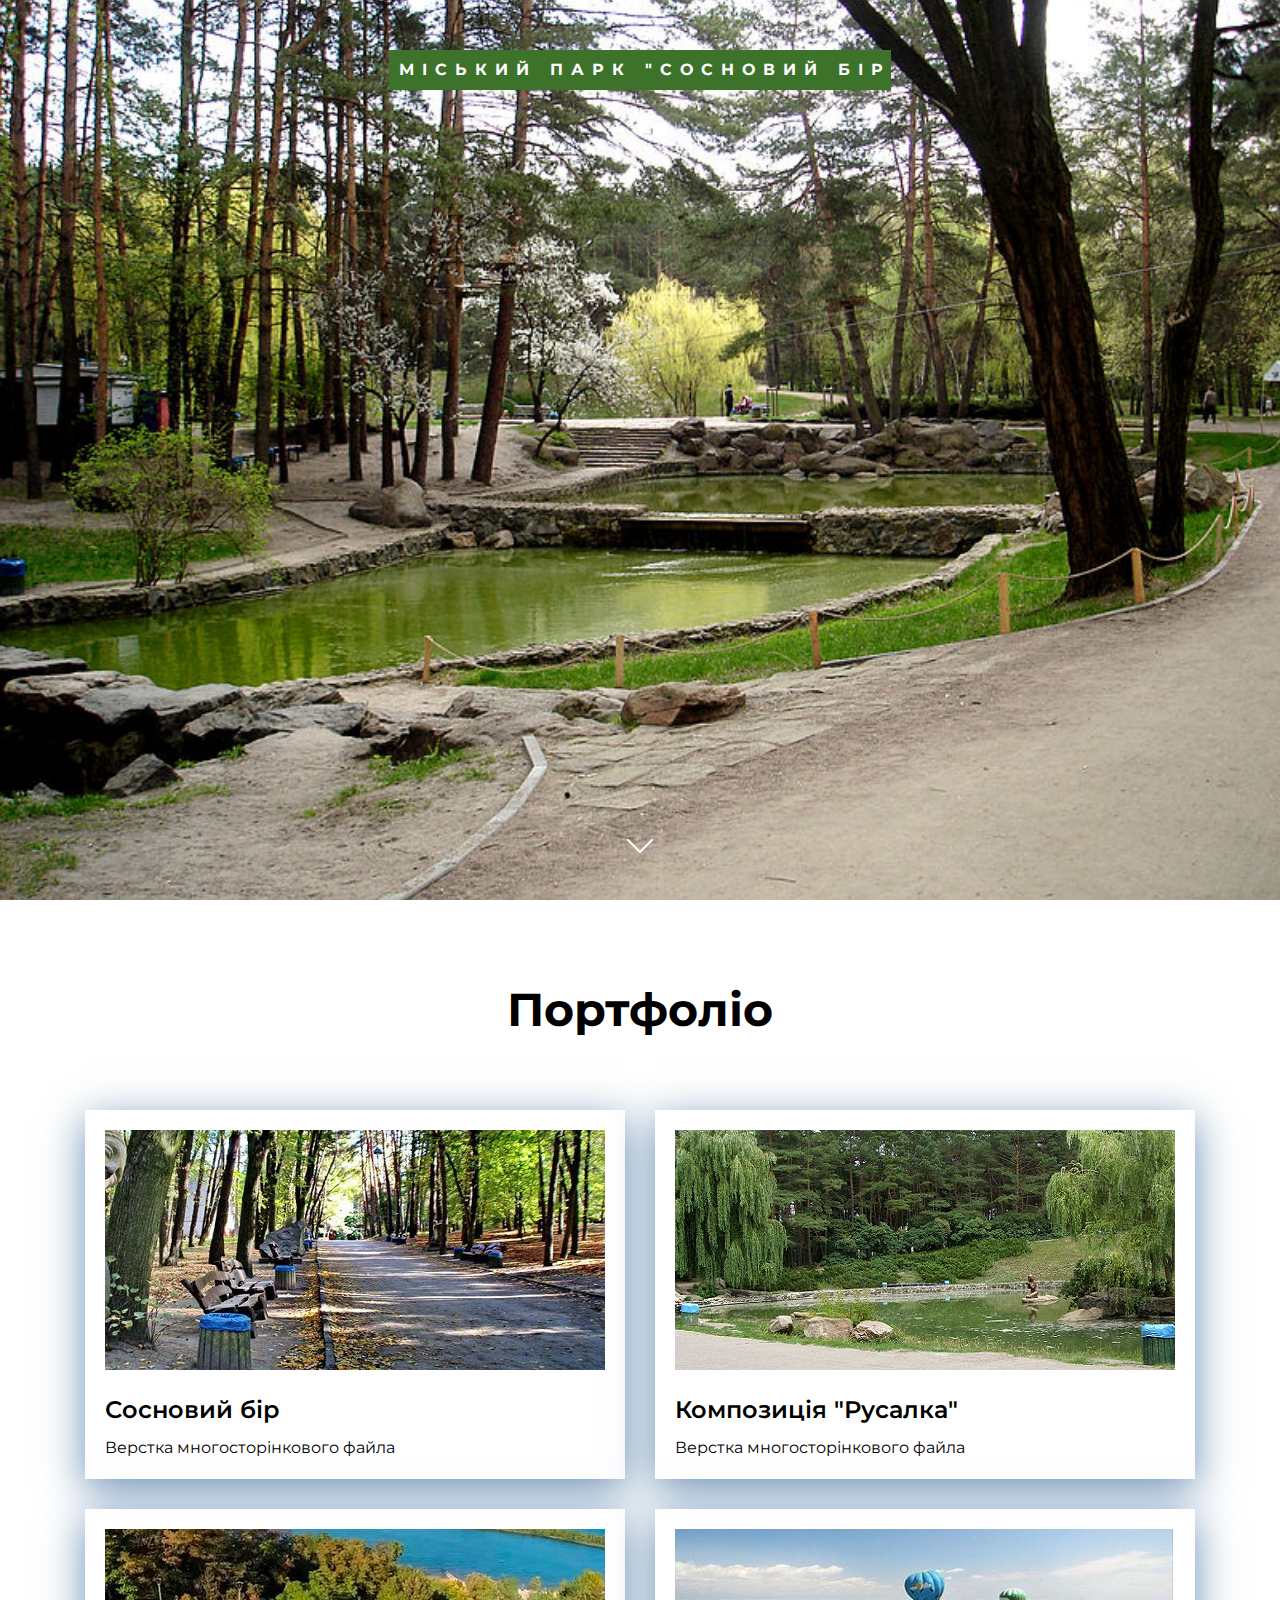
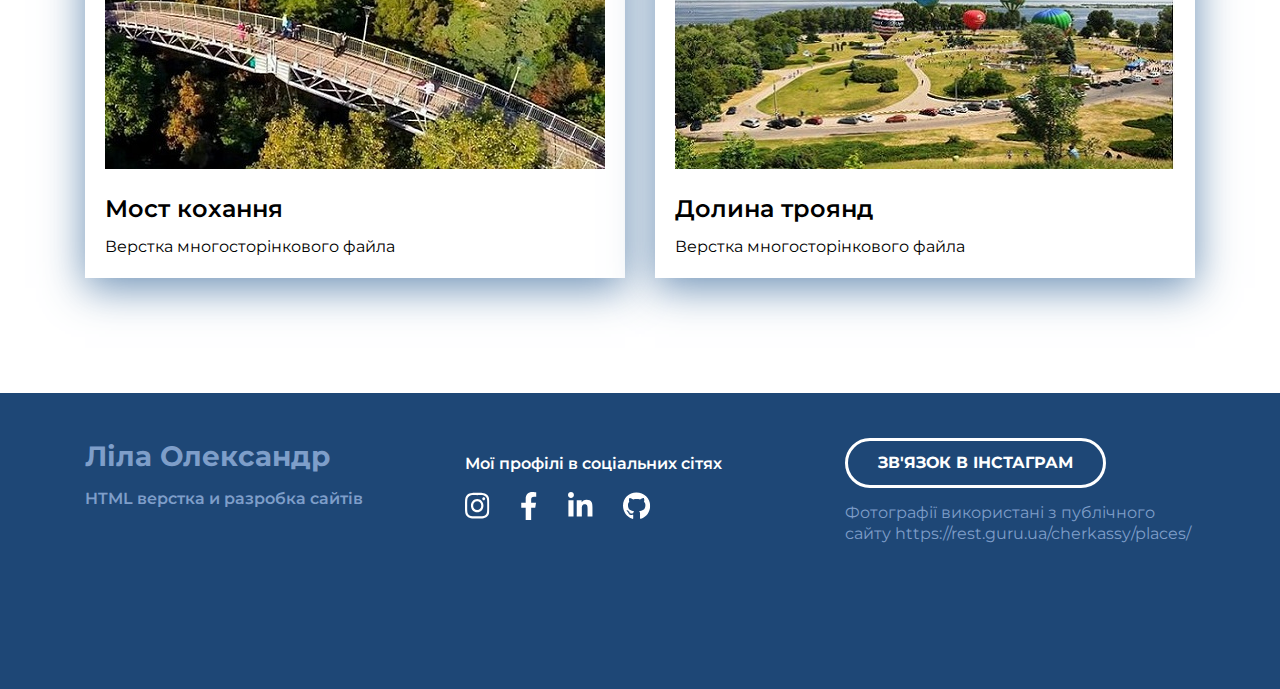
<file: ОсновиWEB_lab_2/index.html>
<!DOCTYPE html>
<html lang="ru">
    <head>
        <meta charset="UTF-8">
        <meta name="viewport" content="width=device-width, initial-scale=1.0">
        <title>Міський парк "Сосновий бір"</title>
        <link rel="stylesheet" href="./main4.css">
        <link rel="preconnect" href="https://fonts.googleapis.com">
        <link rel="preconnect" href="https://fonts.gstatic.com" crossorigin>
        <link href="https://fonts.googleapis.com/css2?family=Montserrat:wght@400;600;700&display=swap" rel="stylesheet">
    </head>
    <body>
    <header>
        <div class="header">
               <h2 class="header-title"></h2>
                <p class="header-subtitle">Міський парк "Сосновий бір</p>
            <a href="#container"  class="header-arrow">
                <img src="./img/header/chevron-down.svg.svg" alt="Arrow">
            </a>
        </div> 
    </header> 
    <main>    
        <div class="portfolio">
            <div class="container"  id="container">
                    
                   <h2 class="portfolio-header">Портфоліо</h2>
                   <!--portfolio-cards-wrapper-->
                <div class="portfolio-cards-wrapper">
                        <!--Card-->
                        <div class="card"> 
                            <a href="./page1/index.html" class="card-link">
                                <img class="card-img" src="./img/portfolio/forrest_street.jpg" ali="Многостраничный сайт">
                                <h3 class="card-title">Сосновий бір</h3>
                                <p>Верстка многосторінкового файла</p>
                            </a>    
                        </div>  
                    <!--//Card-->
                    <!--Card-->
                        <div class="card"> 
                            <a href="./page2/mermaid.html" class="card-link">
                                <img class="card-img" src="./img/portfolio/mermaid.jpg" ali="Многостраничный сайт">
                                <h3 class="card-title"> Композиція "Русалка"</h3>
                                <p>Верстка многосторінкового файла</p>
                            </a>    
                        </div>  
                    <!--//Card-->
                    <!--Card-->
                        <div class="card"> 
                            <a href="./page3/bridge.html" class="card-link">
                                <img class="card-img" src="./img/portfolio/bridge.jpg" ali="Многостраничный сайт">
                                <h3 class="card-title">Мост кохання</h3>
                                <p>Верстка многосторінкового файла</p>
                            </a>    
                        </div>  
                     <!--//Card-->
                     <!--Card-->
                        <div class="card"> 
                            <a href="./page4/air-ball.html" class="card-link">
                                <img class="card-img" src="./img/portfolio/air-ball.JPG" ali="Многостраничный сайт">
                                <h3 class="card-title">Долина троянд</h3>
                                <p>Верстка многосторінкового файла</p>
                            </a>    
                        </div>  
                    <!--//Card-->
                </div> 
                <!--//portfolio-cards-wrapper-->
            </div>
        </div>
    </main>   
        <!--Footer-->
    <footer class="footer">
            <div class="container">
                <div class="footer-row">
                    <div class="footer-copyright">
                       <div class="footer-copyright-name"> Ліла Олександр</div>
                       <p>HTML верстка и разробка сайтів</p>
                    </div>
                    <div class="footer-icons">
                        <p>Мої профілі в соціальних сітях</p>
                        <div class="footer-icons-row">
                            <a href="#">
                                <img src="./img/icons/instagram.svg" alt="">
                            </a>
                            <a href="#">
                                <img src="./img/icons/facebook.svg" alt="">
                            </a>
                           
                            <a href="#">
                                <img src="./img/icons/linkedin.svg" alt="">
                            </a>
                            <a href="#">
                                <img src="./img/icons/github.svg" alt="">
                            </a>
                        </div>    
                    </div>
                    <div class="footer-contacts">
                        <a href="#" class="footer-button">
                            Зв'язок в інстаграм
                        </a>
                        <p>Фотографії використані з публічного сайту https://rest.guru.ua/cherkassy/places/</p>
                    </div>
                </div>
            </div>
            
    </footer>   

          
    </body>
</html>
</file>
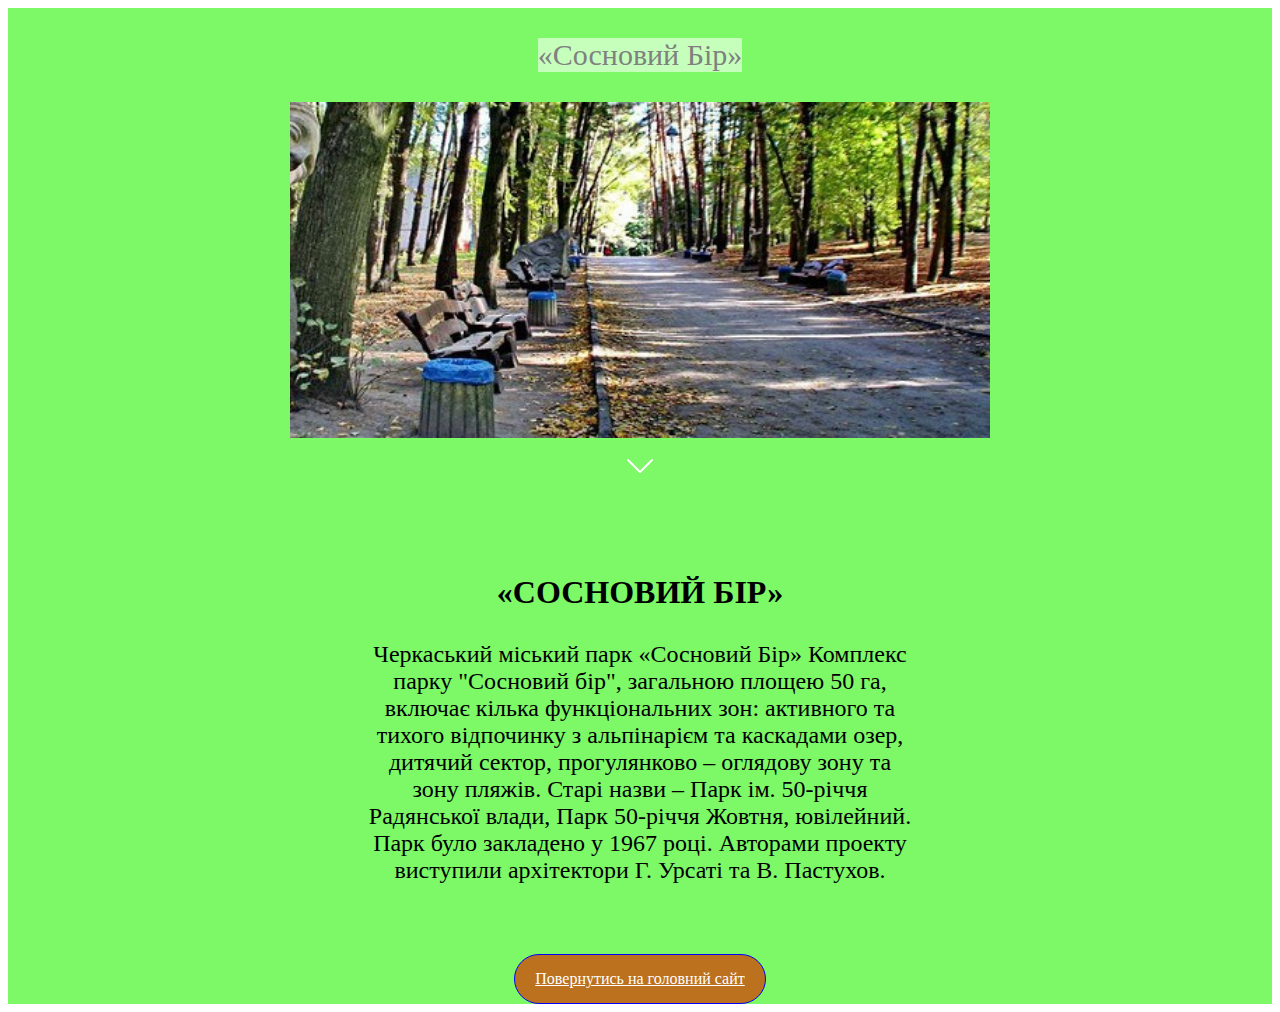
<file: ОсновиWEB_lab_2/page1/index.html>
<!DOCTYPE html>
<html>
<head>
  <meta charset="utf-8">
  <title>«Сосновий Бір»</title>
  <link rel="stylesheet" href="style1.css">
</head>
<body> 
  <div class="container">
	
	    <p class="Title">«Сосновий Бір»</p>
	<div class="card"> 
	    <img src="forrest_street.jpg" alt="Fotografia"  class="foto">
	</div>
	<div>	
		<a href="#container"  class="header-arrow">
			<img src="../img/header/chevron-down.svg.svg" alt="Arrow">
		</a>
	</div>  	
  		<p class="Autobiography" >«Сосновий Бір»</p>
		<p class="Description" >
		Черкаський міський парк «Сосновий Бір»
Комплекс парку "Сосновий бір", загальною площею 50 га, включає кілька функціональних зон: активного та тихого відпочинку з альпінарієм та каскадами озер, дитячий сектор, прогулянково – оглядову зону та зону пляжів.
Старі назви – Парк ім. 50-річчя Радянської влади, Парк 50-річчя Жовтня, ювілейний.

Парк було закладено у 1967 році. Авторами проекту виступили архітектори Г. Урсаті та В. Пастухов.
		</p>
		<a href="../index.html" class="bytton" id="container"><p>Повернутись на головний сайт</p></a>
	</div>
		
</body>
</html>
</file>
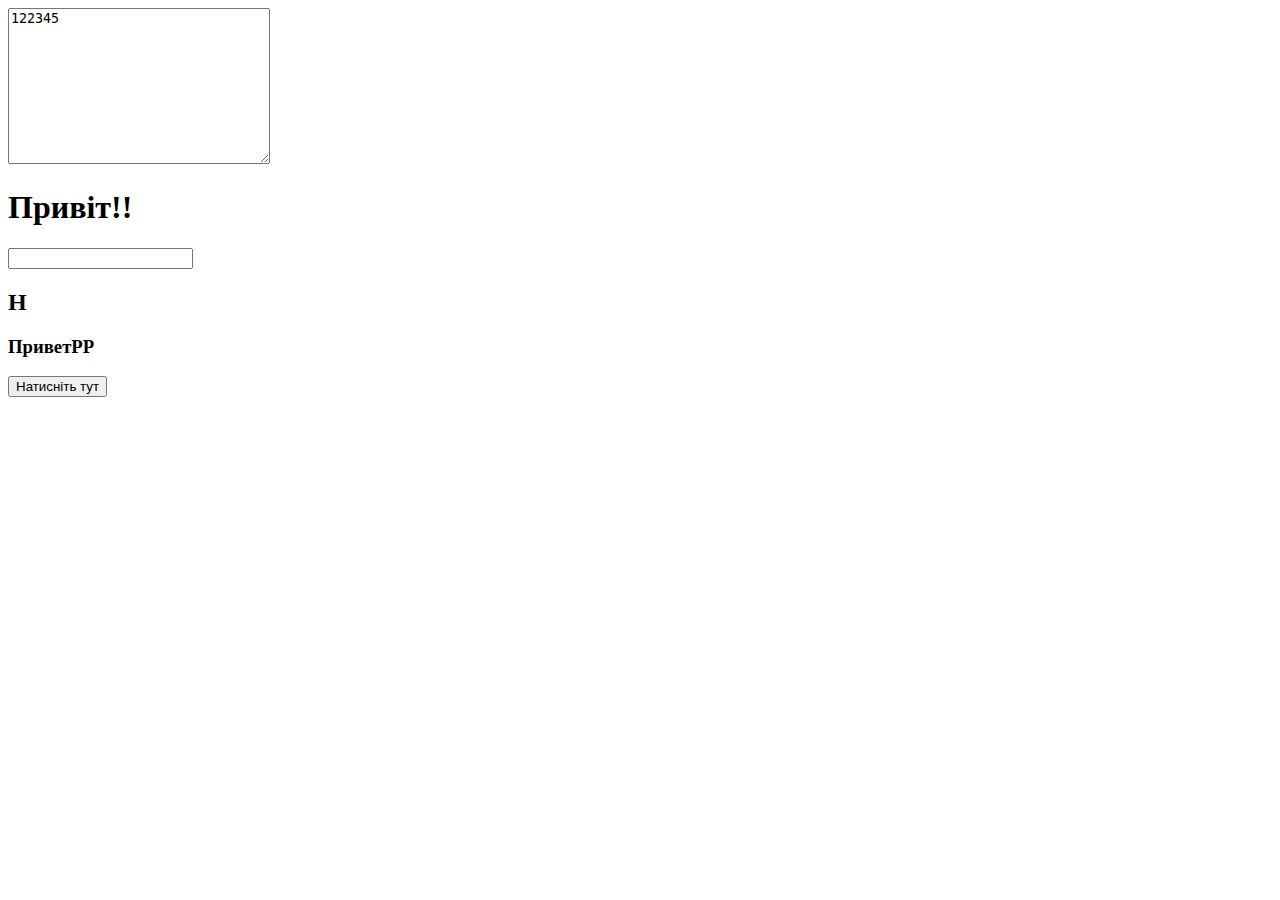
<file: 02_04.html>
<!DOCTYPE html>
<html lang="en">
    <head>
        <title>Обрахунок</title>
        <script>
            function hello() {
				let text_area = document.querySelector('textarea');
			    let h1 = document.querySelector('h1');
                let h2 = document.querySelector('h2');
				let h3 = document.querySelector('h3');
				var input = document.querySelector('input');
			    upper=0;
				var text = text_area.value , upper = text.match(/[A-Z]/g).length, lower = text.match(/[a-z]/g).length;
            
				h2.innerHTML=lower;
				h3.innerHTML=upper;
				h1.innerHTML=h2.innerHTML;
				text_area=h3.innerHTML;
				
				
				
             }
        </script>
    </head>
    <body>
		<textarea name="" id="" cols="30" rows="10">122345
		</textarea>
        <h1>Привіт!!</h1>
		<input type="text">
		<h2>H</h2>
		<h3>ПриветРР</h3>
        <button onclick="hello()">Натисніть тут</button>
    </body>
</html>


<!--	for(var i=0, upper=0, lower=0, digits=0, symbols=0, char, all_letters = input.length; i < 12; i++) {
				char = input.value.charAt(i);

					if (char == char.toUpperCase()) {
					upper++;
					}
					else if (char == char.toLowerCase()) {
					lower++;
					}
					else if (!isNaN(char)) {
					digits++;
					}
					else {
					symbols++;
					}
	}	
-->
</file>
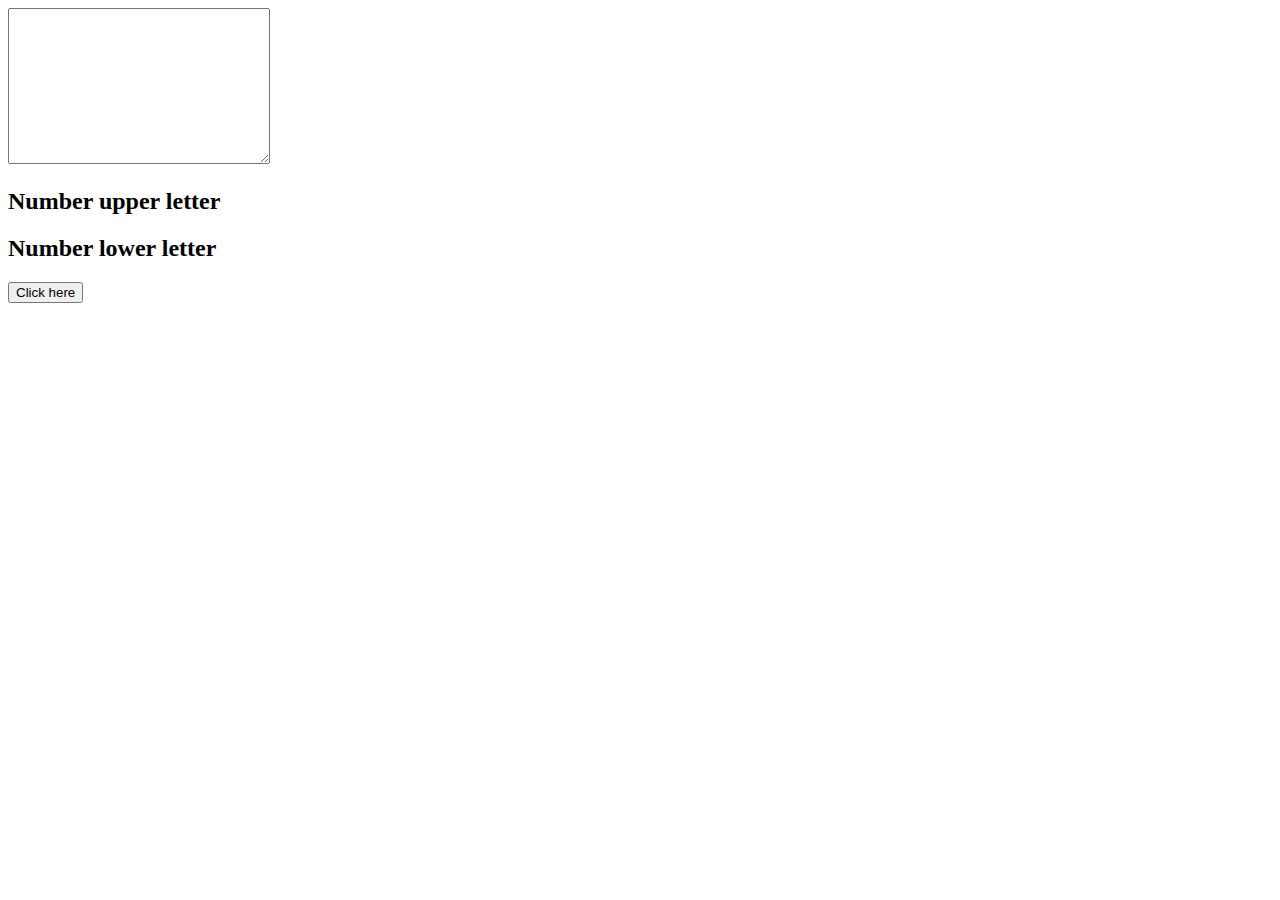
<file: WEB_lab3.html>
<!DOCTYPE html>
<html lang="en">
    <head>
        <title>Calculation</title>
        <script>
            function transformText() {
				let text_area = document.querySelector('textarea');
			    let Upper = document.querySelector('#Upper');
				let Lower = document.querySelector('#lower');
				var text = text_area.value , upper = text.match(/[A-Z]/g).length, lower = text.match(/[a-z]/g).length; 
            	Upper.innerHTML=upper;
				Lower.innerHTML=lower;
			}
        </script>
    </head>
    <form>
		<textarea name="" id="" cols="30" rows="10">
		</textarea>
		<h2>Number upper letter</h2>
        <h2 id="Upper"></h2>
		<h2>Number lower letter</h2>
		<h2 id="lower"></h2>
        <button submit="transformText()">Click here</button>
    </form>
</html>
</file>
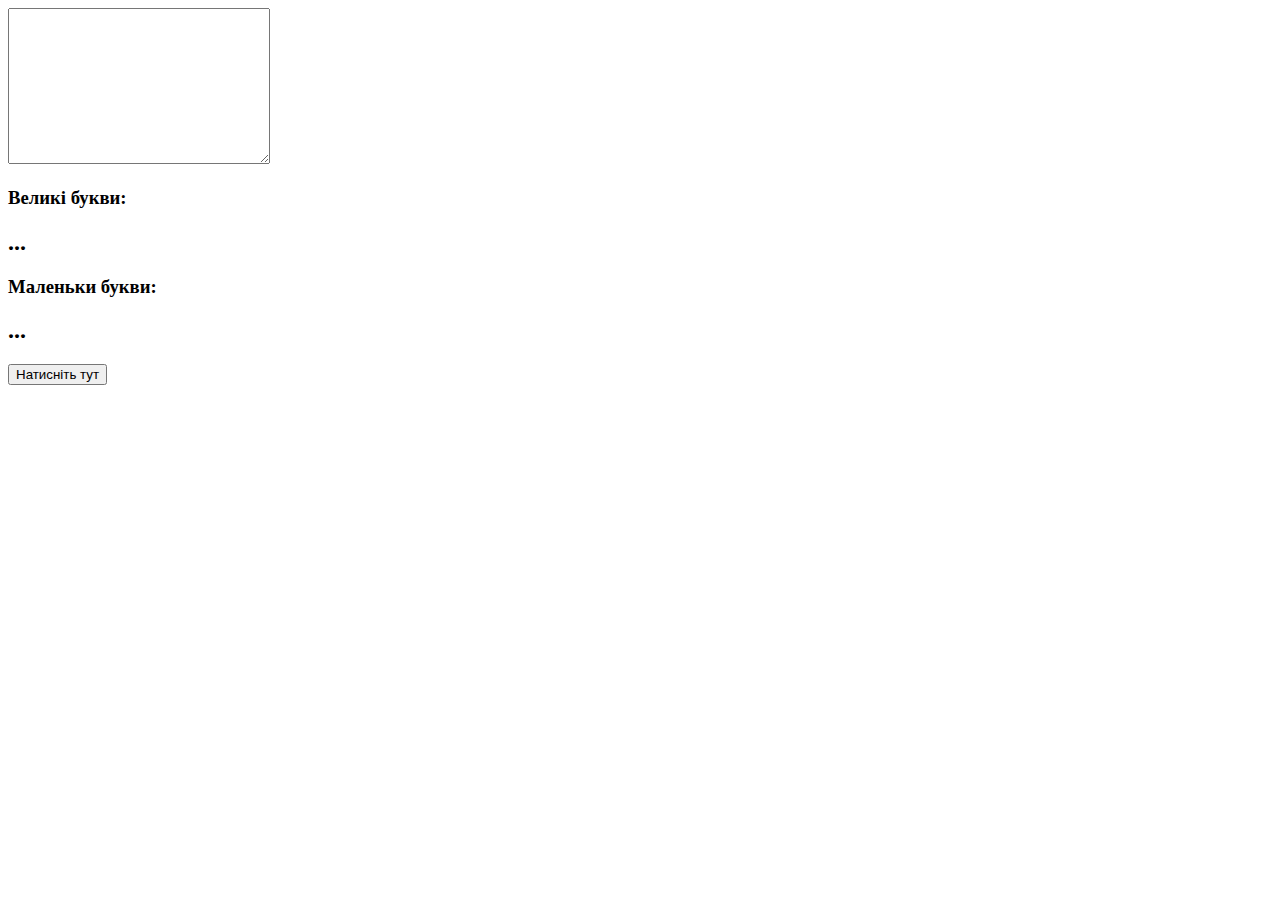
<file: weblab3.html>
<!DOCTYPE html>
<html lang="en">
    <head>
		<meta charset="UTF-8">
        <title>Обрахунок</title>
        <script>
            function countLetters() {
			   var text_area = document.querySelector('textarea');
			   var str = text_area.value
			   var all_letters = str.length;

				for(var i=0, upper=0, lower=0, digits=0, symbols=0, char; i < all_letters; i++) {
				char = str.charAt(i);

					if (!isNaN(char * 1)){
					digits++;
					}
					else if("<>@!#$%^&*()_+[]{}?:;|'\"\\,./~`-=".indexOf(char) != -1) {
					symbols++;
					}	
					else if (char == char.toUpperCase()) {
					upper++;
					}
					else if (char == char.toLowerCase()){
					lower++;
					}
				}
				let h1 = document.querySelector('#h1');
                let h2 = document.querySelector('#h11');
				
				h1.innerHTML=upper;
				h2.innerHTML=lower;
		
            }
        </script>
    </head>
    <body>
		<textarea name="" id="" cols="30" rows="10">
		</textarea>
		<h3>Великі букви:</h3>
        <h2 id="h1">...</h2>
		<h3>Mаленьки букви:</h>
		<h2 id="h11">...</h2>
		<button onclick="countLetters()">Натисніть тут</button>
    </body>
</html>
</file>
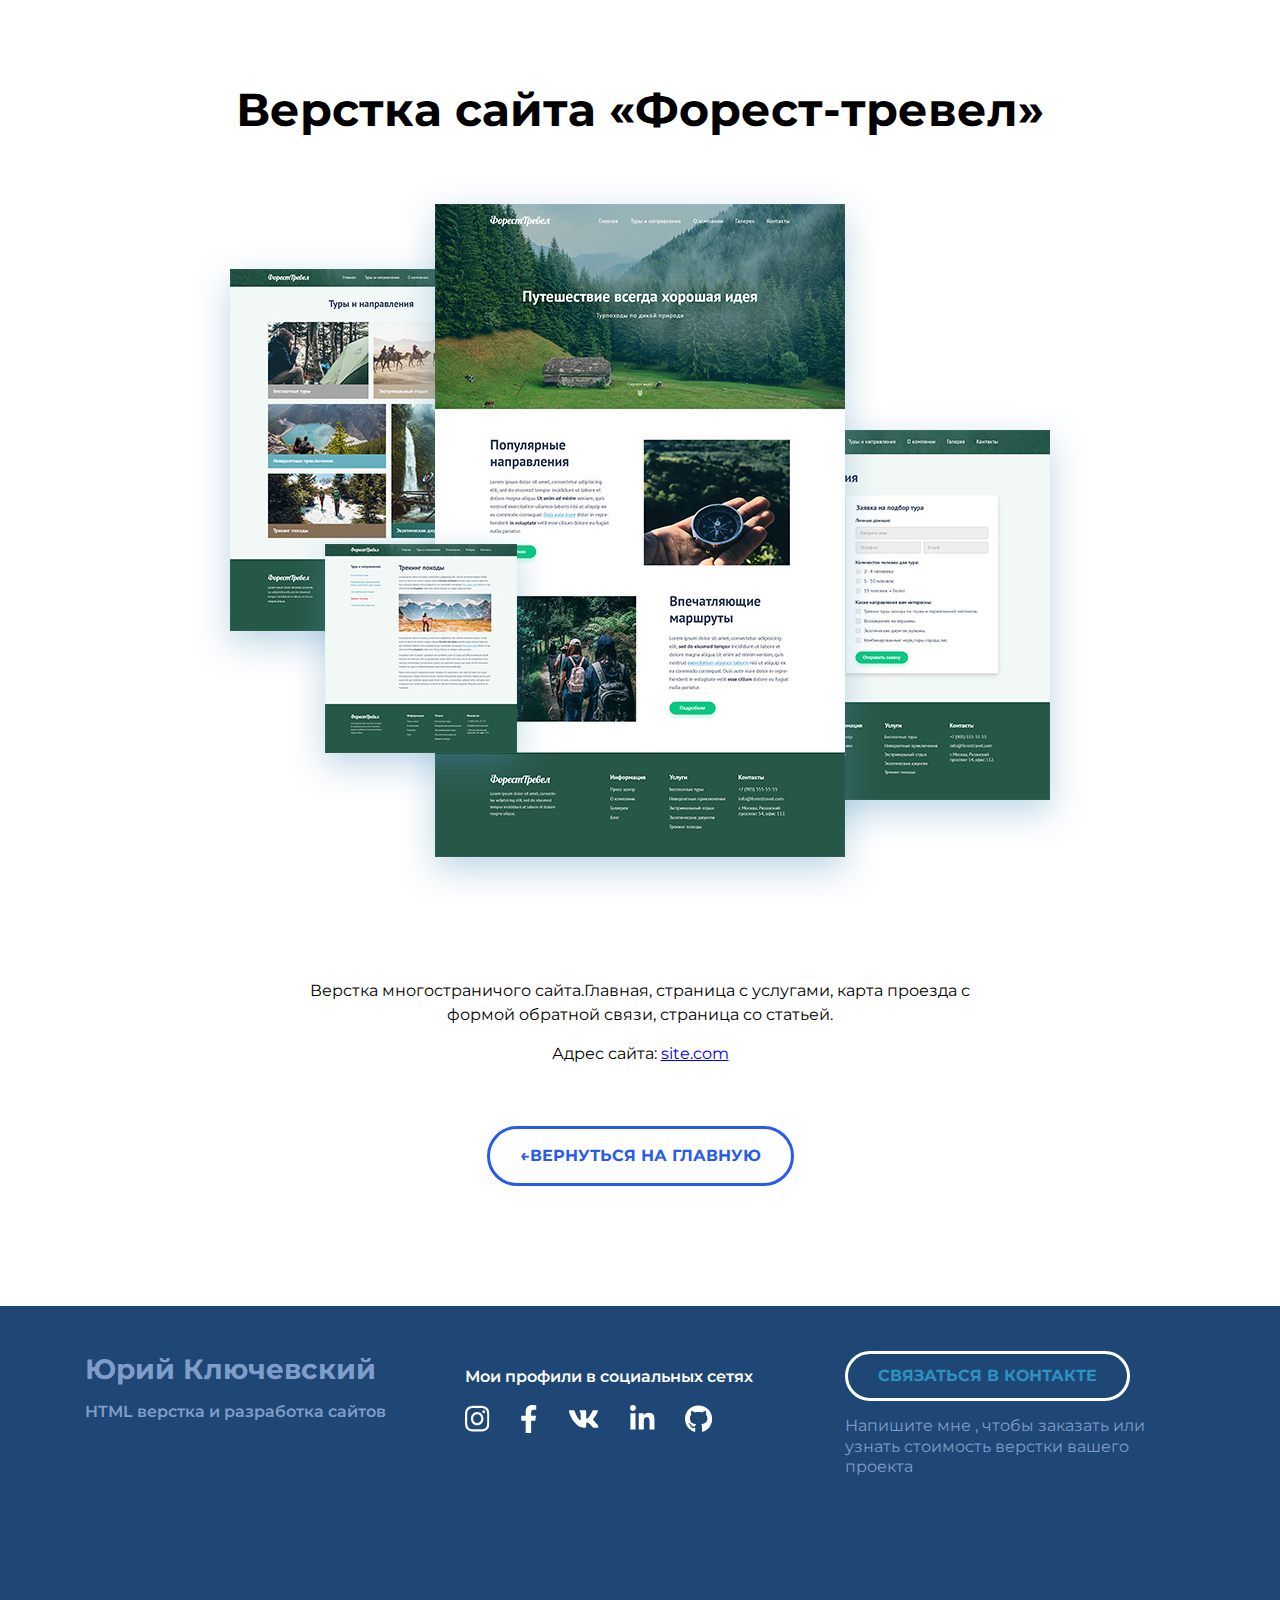
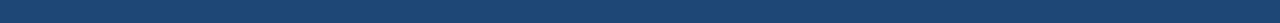
<file: ОсновиWEB_lab_1/forest-travel.html>
<!DOCTYPE html>
<html lang="ru">
<head>
    <meta charset="UTF-8">
    <meta http-equiv="X-UA-Compatible" content="IE=edge">
    <meta name="viewport" content="width=device-width, initial-scale=1.0">
    <title>Форест тревел</title>
    <link rel="stylesheet" href="./main4.css">
    <link href="https://fonts.googleapis.com/css2?family=Montserrat:wght@400;600;700&display=swap" rel="stylesheet">
   </head>
<body>
    <main>
        <article class="project">
        <div class="container">
            <h1 class="project-header">Верстка сайта «Форест-тревел»</h1>
            <div class="project-img">
                <img src="./img/project/forest-full.jpg" alt="Верстка сайта «Форест-тревел»">
            
            </div>
            <div class="project-desscription">
                <p>Верстка многостраничого сайта.Главная, страница с услугами, карта проезда 
                    с формой обратной связи, страница со статьей. </p>
                    <p>Адрес сайта: <a href="#">site.com</a></p>
            </div>
            <a href="./index4.html" class="project-btn-back">←Вернуться на главную</a>
        </div>
        </article>
    </main>
    <footer class="footer">
        <div class="container">
            <div class="footer-row">
                <div class="footer-copyright">
                   <div class="footer-copyright-name"> Юрий Ключевский</div>
                   <p>HTML верстка и разработка сайтов</p>
                </div>
                <div class="footer-icons">
                    <p>Мои профили в социальных сетях</p>
                    <div class="footer-icons-row">
                        <a href="#">
                            <img src="./img/icons/instagram.svg" alt="">
                        </a>
                        <a href="#">
                            <img src="./img/icons/facebook.svg" alt="">
                        </a>
                        <a href="#">
                            <img src="./img/icons/vk.svg" alt="">
                        </a>
                        <a href="#">
                            <img src="./img/icons/linkedin.svg" alt="">
                        </a>
                        <a href="#">
                            <img src="./img/icons/github.svg" alt="">
                        </a>
                    </div>    
                </div>
                <div class="footer-contacts">
                    <a href="https://vk.com" class="footer-button">
                        Связаться в контакте
                    </a>
                    <p>Напишите мне , чтобы заказать или узнать стоимость верстки вашего проекта</p>
                </div>
            </div>
        </div>
        
    </footer>
</body>
</html>
</file>
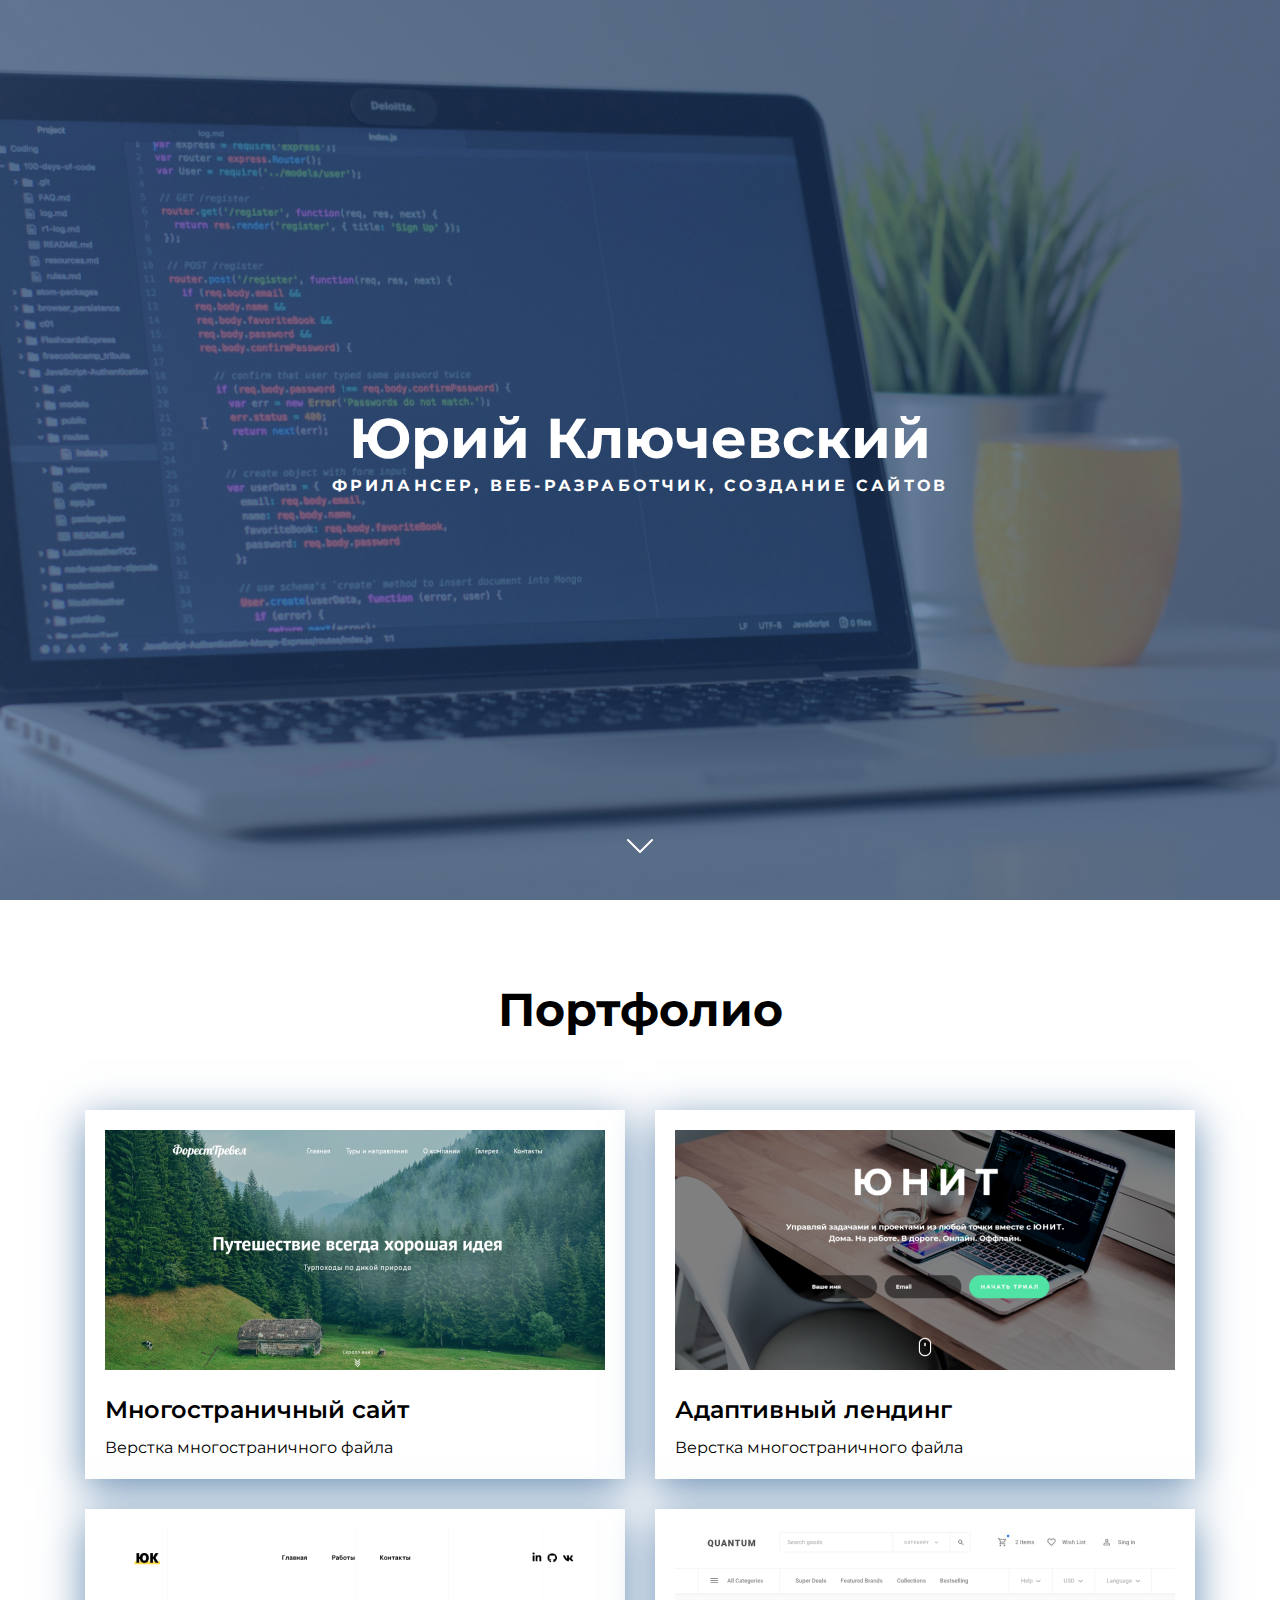
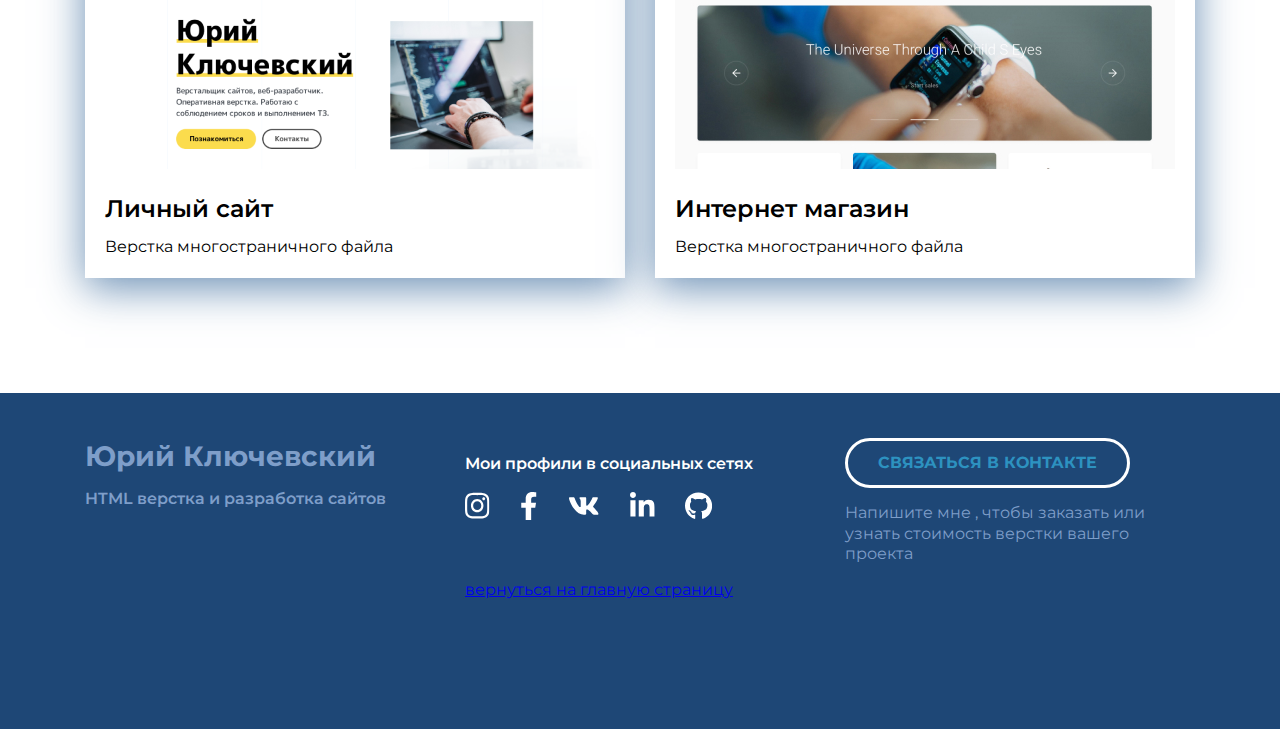
<file: ОсновиWEB_lab_1/index4.html>
<!DOCTYPE html>
<html lang="ru">
    <head>
        <meta charset="UTF-8">
        <meta name="viewport" content="width=device-width, initial-scale=1.0">
        <title>Сайт Портфолио</title>
        <link rel="stylesheet" href="./main4.css">
        <link rel="preconnect" href="https://fonts.googleapis.com">
        <link rel="preconnect" href="https://fonts.gstatic.com" crossorigin>
        <link href="https://fonts.googleapis.com/css2?family=Montserrat:wght@400;600;700&display=swap" rel="stylesheet">
    </head>
    <body>
    <header>
        <div class="header">
                <h1 class="header-title">Юрий Ключевский</h1>
                <p class="header-subtitle">фрилансер, веб-разработчик, создание сайтов</p>
            <div class="header-arrow">
                <img src="./img/header/chevron-down.svg.svg" alt="Arrow">
            </div>
        </div> 
    </header> 
    <main>    
        <div class="portfolio">
            <div class="container">
                    
                   <h2 class="portfolio-header">Портфолио</h2>
                   <!--portfolio-cards-wrapper-->
                <div class="portfolio-cards-wrapper">
                        <!--Card-->
                        <div class="card"> 
                            <a href="forest-travel.html" class="card-link">
                                <img class="card-img" src="./img/portfolio/forest.jpg" ali="Многостраничный сайт">
                                <h3 class="card-title">Многостраничный сайт</h3>
                                <p>Верстка многостраничного файла</p>
                            </a>    
                        </div>  
                    <!--//Card-->
                    <!--Card-->
                        <div class="card"> 
                            <a href="forest-travel.html" class="card-link">
                                <img class="card-img" src="./img/portfolio/unit.jpg" ali="Многостраничный сайт">
                                <h3 class="card-title"> Адаптивный лендинг</h3>
                                <p>Верстка многостраничного файла</p>
                            </a>    
                        </div>  
                    <!--//Card-->
                    <!--Card-->
                        <div class="card"> 
                            <a href="forest-travel.html" class="card-link">
                                <img class="card-img" src="./img/portfolio/portfolio.png" ali="Многостраничный сайт">
                                <h3 class="card-title">Личный сайт</h3>
                                <p>Верстка многостраничного файла</p>
                            </a>    
                        </div>  
                     <!--//Card-->
                     <!--Card-->
                        <div class="card"> 
                            <a href="forest-travel.html" class="card-link">
                                <img class="card-img" src="./img/portfolio/quantum.jpg" ali="Многостраничный сайт">
                                <h3 class="card-title">Интернет магазин</h3>
                                <p>Верстка многостраничного файла</p>
                            </a>    
                        </div>  
                    <!--//Card-->
                </div> 
                <!--//portfolio-cards-wrapper-->
            </div>
        </div>
    </main>   
        <!--Footer-->
    <footer class="footer">
            <div class="container">
                <div class="footer-row">
                    <div class="footer-copyright">
                       <div class="footer-copyright-name"> Юрий Ключевский</div>
                       <p>HTML верстка и разработка сайтов</p>
                    </div>
                    <div class="footer-icons">
                        <p>Мои профили в социальных сетях</p>
                        <div class="footer-icons-row">
                            <a href="https://www.instagram.com">
                                <img src="./img/icons/instagram.svg" alt="">
                            </a>
                            <a href="#">
                                <img src="./img/icons/facebook.svg" alt="">
                            </a>
                            <a href="#">
                                <img src="./img/icons/vk.svg" alt="">
                            </a>
                            <a href="#">
                                <img src="./img/icons/linkedin.svg" alt="">
                            </a>
                            <a href="#">
                                <img src="./img/icons/github.svg" alt="">
                            </a>
                        </div>    
                    </div>
                    <div class="footer-contacts">
                        <a href="https://vk.me/rightblogru" class="footer-button">
                            Связаться в контакте
                        </a>
                        <p>Напишите мне , чтобы заказать или узнать стоимость верстки вашего проекта</p>
                    </div>
                </div>
                <div class="link-back">
                    <a href="../index.html">вернуться на главную страницу</a>
                   
                </div>
            </div>
            
    </footer>   

          
    </body>
</html>
</file>
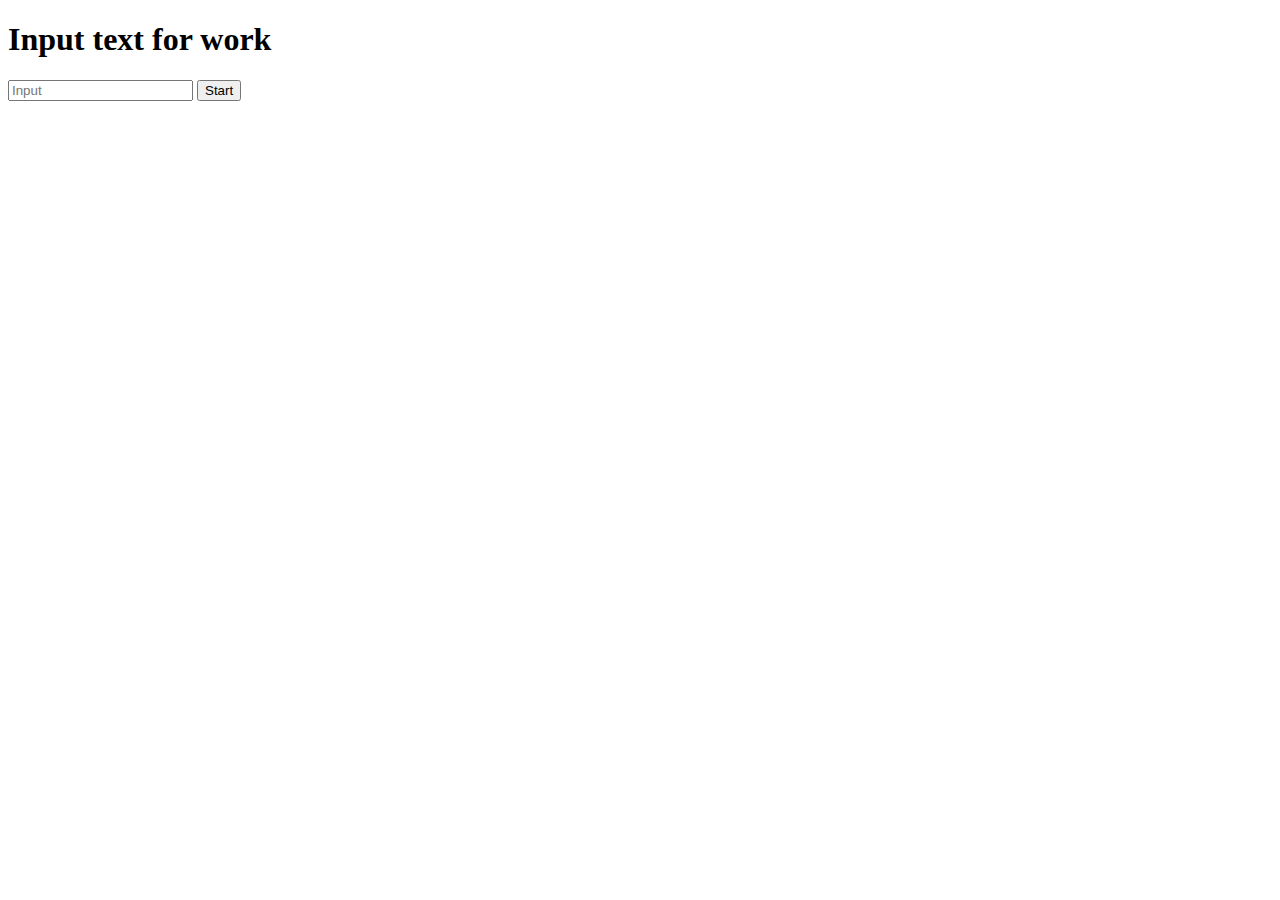
<file: ОсновиWEB_lab_3/Web3.html>
<!DOCTYPE html>
      <html lang="ru">
        <head>
		  <meta charset="UTF-8">
          <title>Upper and lower</title>
        </head>
        <body>
          <h1>Input text for work</h1>
          <form method="POST" action="/process">
            <input type="text" name="text" placeholder="Input">
            <button type="submit">Start</button>
          </form>
        </body>
      </html>
</file>
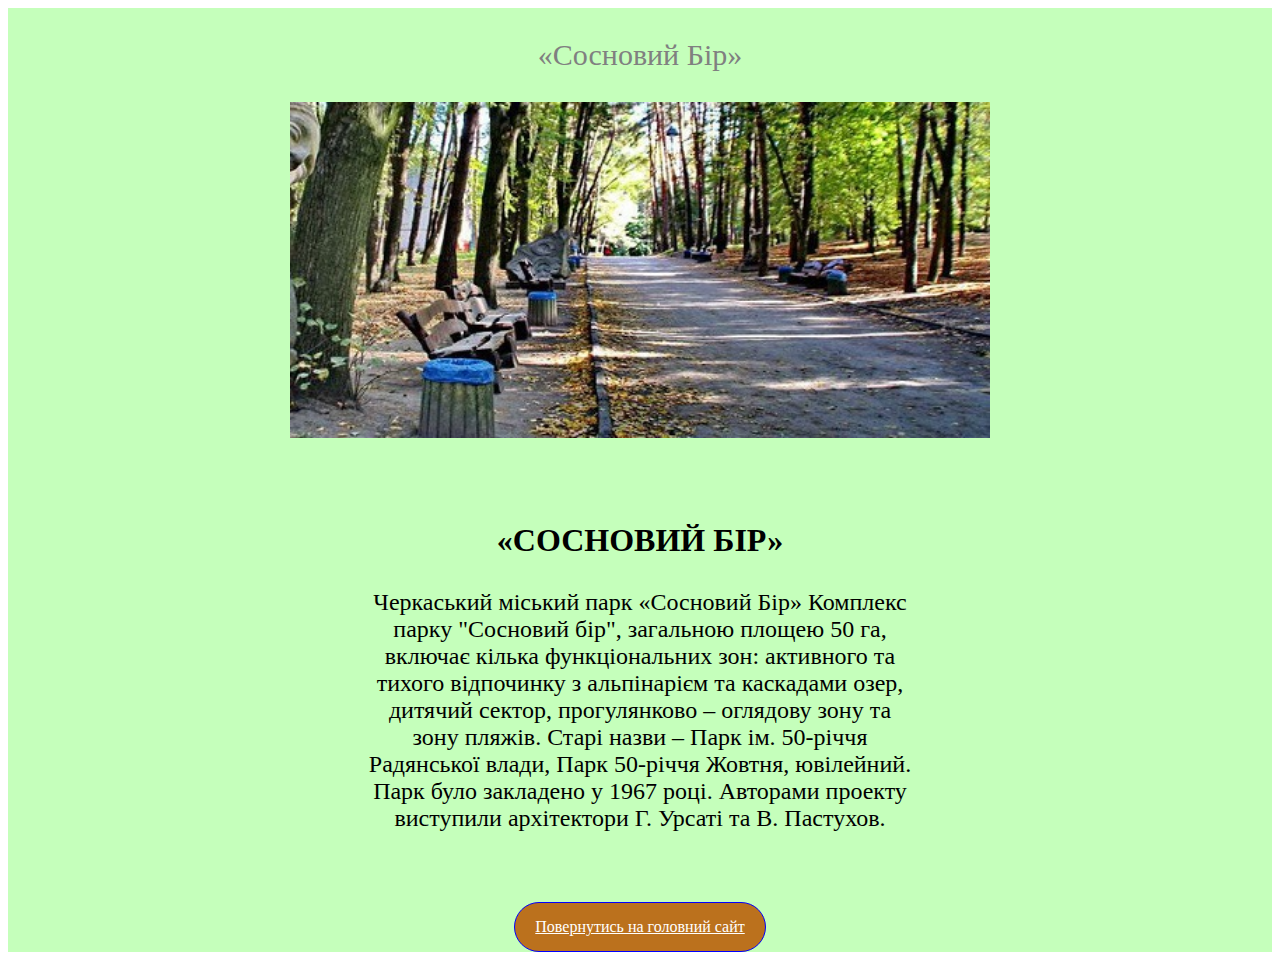
<file: ОсновиWEB_lab_2/lab1/forrest_street.html>
<!DOCTYPE html>
<html>
<head>
  <meta charset="utf-8">
  <title>«Сосновий Бір»</title>
  <link rel="stylesheet" href="style1.css">
</head>
<body> 
  <div class="container">
	
	    <p class="Title">«Сосновий Бір»</p>
	<div class="card"> 
	    <img src="forrest_street.jpg" alt="Fotografia"  class="foto">
	</div>  	
  		<p class="Autobiography" >«Сосновий Бір»</p>
		<p class="Description" >
		Черкаський міський парк «Сосновий Бір»
Комплекс парку "Сосновий бір", загальною площею 50 га, включає кілька функціональних зон: активного та тихого відпочинку з альпінарієм та каскадами озер, дитячий сектор, прогулянково – оглядову зону та зону пляжів.
Старі назви – Парк ім. 50-річчя Радянської влади, Парк 50-річчя Жовтня, ювілейний.

Парк було закладено у 1967 році. Авторами проекту виступили архітектори Г. Урсаті та В. Пастухов.
		</p>
		<a href="../index4.html" class="bytton"><p>Повернутись на головний сайт</p></a>
	</div>
		
</body>
</html>
</file>
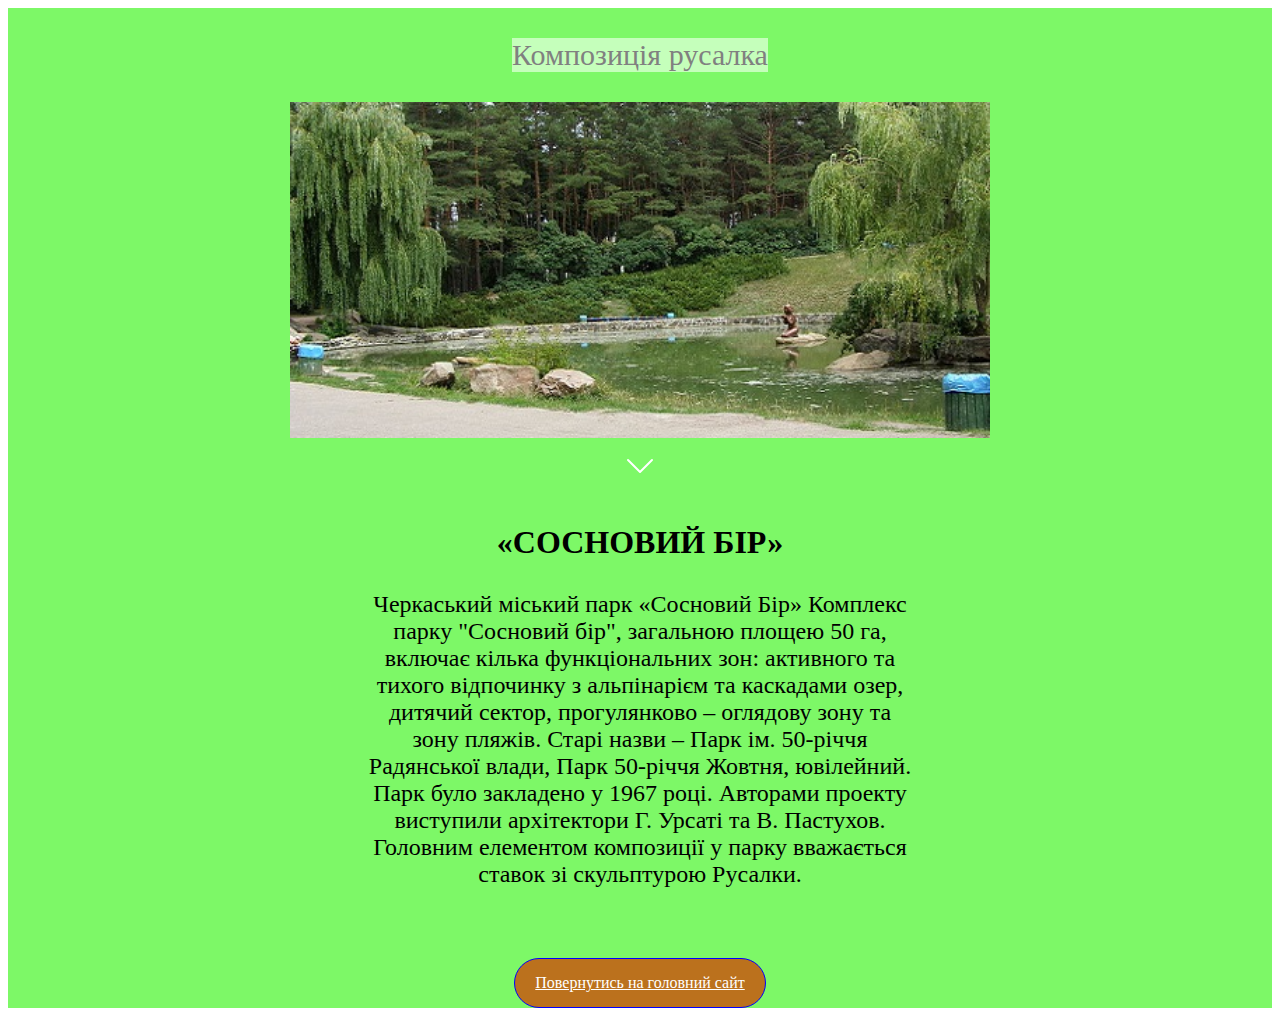
<file: ОсновиWEB_lab_2/page2/mermaid.html>
<!DOCTYPE html>
<html>
<head>
  <meta charset="utf-8">
  <title>«Сосновий Бір»</title>
  <link rel="stylesheet" href="style1.css">
</head>
<body> 
  <div class="container">
	
	    <p class="Title">Композиція русалка</p>
	<div class="card"> 
	    <img src="mermaid.jpg" alt="Fotografia"  class="foto">
	</div>  
	<div>	
		<a href="#container"  class="header-arrow">
			<img src="../img/header/chevron-down.svg.svg" alt="Arrow">
		</a>
	</div>  		
  		<p class="Autobiography" >«Сосновий Бір»</p>
		<p class="Description" >
		Черкаський міський парк «Сосновий Бір»
Комплекс парку "Сосновий бір", загальною площею 50 га, включає кілька функціональних зон: активного та тихого відпочинку з альпінарієм та каскадами озер, дитячий сектор, прогулянково – оглядову зону та зону пляжів.
Старі назви – Парк ім. 50-річчя Радянської влади, Парк 50-річчя Жовтня, ювілейний.

Парк було закладено у 1967 році. Авторами проекту виступили архітектори Г. Урсаті та В. Пастухов.
Головним елементом композиції у парку вважається ставок зі скульптурою Русалки.
		</p>
		<a href="../index.html" class="bytton" id="container"><p>Повернутись на головний сайт</p></a>
	</div>
		
</body>
</html>
</file>
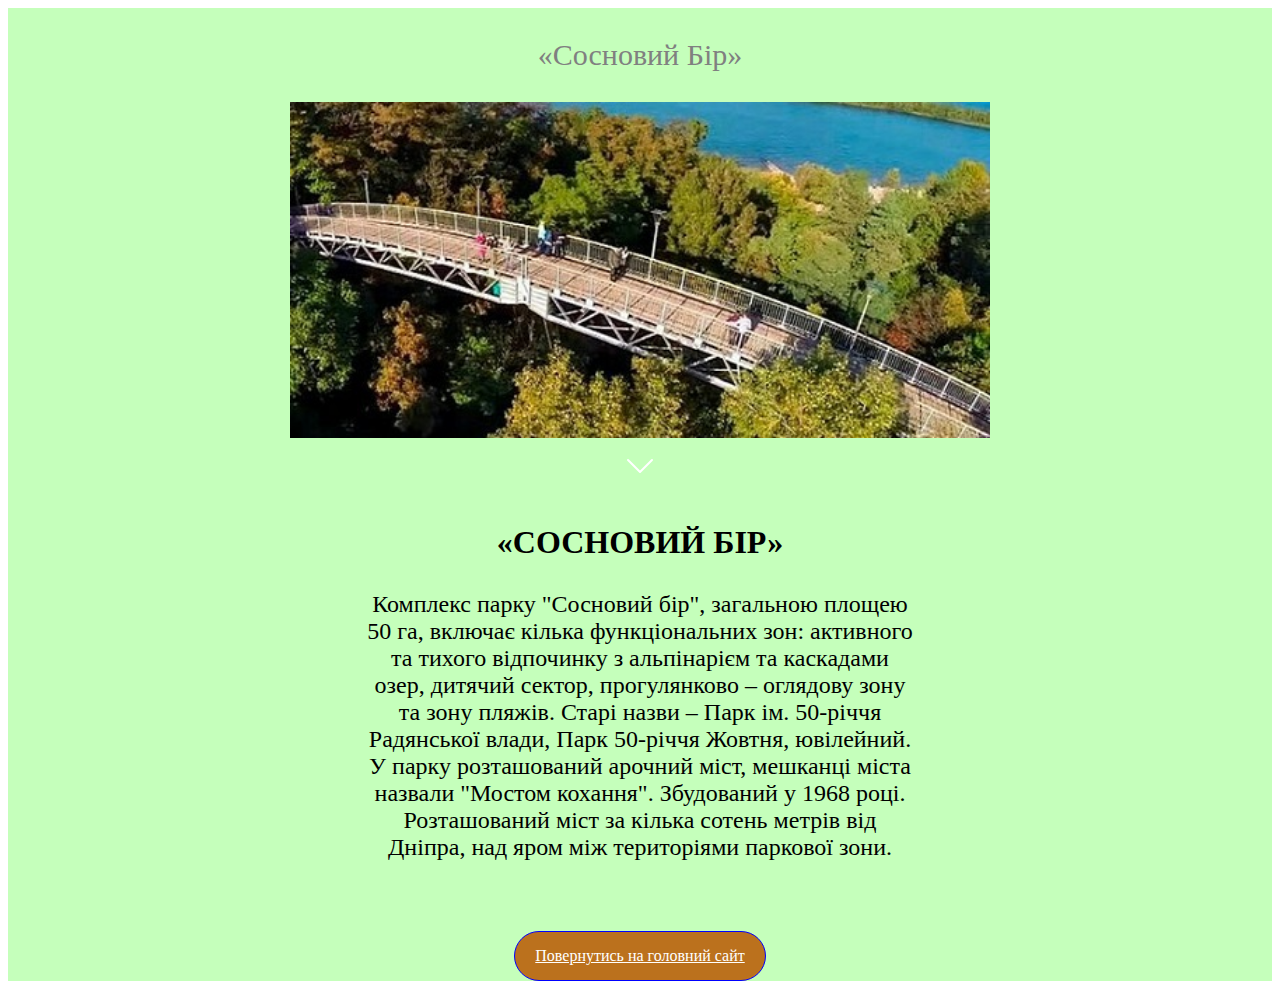
<file: ОсновиWEB_lab_2/page3/bridge.html>
<!DOCTYPE html>
<html>
<head>
  <meta charset="utf-8">
  <title>«Сосновий Бір»</title>
  <link rel="stylesheet" href="style1.css">
</head>
<body> 
  <div class="container">
	
	    <p class="Title">«Сосновий Бір»</p>
	<div class="card"> 
	    <img src="bridge.jpg" alt="Fotografia"  class="foto">
	</div>  
	<div>	
		<a href="#container"  class="header-arrow">
			<img src="../img/header/chevron-down.svg.svg" alt="Arrow">
		</a>
	</div>  		
  		<p class="Autobiography" >«Сосновий Бір»</p>
		<p class="Description" >
		
Комплекс парку "Сосновий бір", загальною площею 50 га, включає кілька функціональних зон:
 активного та тихого відпочинку з альпінарієм та каскадами озер, дитячий сектор, 
 прогулянково – оглядову зону та зону пляжів.
Старі назви – Парк ім. 50-річчя Радянської влади, Парк 50-річчя Жовтня, ювілейний.
У парку розташований арочний міст, мешканці міста назвали "Мостом кохання".
 Збудований у 1968 році. 
 Розташований міст за кілька сотень метрів від Дніпра,
 над яром між територіями паркової зони.

		</p>
		<a href="../index.html" class="bytton" id="container"><p>Повернутись на головний сайт</p></a>
	</div>
		
</body>
</html>
</file>
<file: ОсновиWEB_lab_2/main4.css>
*{box-sizing: border-box;}
body{
    margin:0;
    font-family: 'Montserrat', sans-serif;

}
.container{
    max-width: 1110px;
    margin-left: auto;
    margin-right: auto;
}
.none{
    display: none !important;
}

/*header*/
.header{
    position: relative;
    width: 100%;
    height: 100vh;
    background-color: #556983;
    background-image: url("./img/header/park.jpg");
    background-size:cover;
    background-position:center;
    display: flex;
    flex-direction: column;
    justify-content: left;
    align-items: center;
    
}
.header-title{
    margin: 0;
    font-weight: 700;
    font-size: 56px;
    line-height: 130%;
    text-align: center;
    color: #FFFFFF;
}
.header-subtitle{
	background-color: #3d722b;
	padding: 0px 0px 0px 10px;
    margin: 50px;
    font-weight: bold;
    font: size 48px;
    line-height: 250%;
    text-align: center ;
    letter-spacing: 0.5em;
    text-transform: uppercase;
    color:#ffffff;
}
.header-arrow{
    width: 48px;
    height: 48px; 
    position: absolute;
    bottom:30px;
    left:50%;
    transform: translate(-50%, 0);
}
/* Portfolio*/
.portfolio{
    padding-top: 80px;
    padding-bottom: 115px;
}
.portfolio-header{
    margin: 0;
    margin-bottom: 70px;
    font-weight: 700;
    font-size: 46px;
    line-height: 130%;
    text-align: center;
    color:#000000;
}
.portfolio-cards-wrapper{
    display: flex; 
    flex-wrap: wrap;
     justify-content: space-between;
}
.card-link{
    color:#000000;
    display: block;
    text-decoration: none;
 }
.card-link:hover{
        color: blue;

}
.card{
    margin-bottom: 30px;
    padding: 20px;
    max-width: 540px;
    background-color: #FFFFFF;
    box-shadow: 0px 10px 40px rgba(82, 124, 168, 0.85);
    transition: transform 0.2s ease-in;
}
.card:hover{
transform: translateY(-10px);
}
.card:last-child, .card:nth-last-child(2){
    margin-bottom: 0;
}
.card-img{
    margin-bottom: 20px;
}
.card-title{
    margin: 0;
    margin-bottom: 13px;
    font-weight: 600;
    font-size: 24px;
    line-height: 130%;
}
.card p {
    margin: 0;
    font-size: 16px;
    line-height: 130%;
}

/*Footer*/

.footer{
    background:#1E4776 ;
    padding-top: 45px;
    padding-bottom: 130px;
    color:#FFFFFF
}
 
.footer-row{
    display: flex;
    flex-direction: row;
    justify-content: space-between;
}
.footer-copyright{
    color: #7e9ec9;
    line-height: 1.3;
    max-width: 350px;
    flex-grow: 1;
}
.footer-copyright-name{
    font-weight: 700;
    font-size: 28px;
    line-height: 1.3;
    margin-bottom: 15px;
}
.footer-copyright p {
margin: 0;
margin-bottom: 15px;
font-size: 16px;
font-weight: 600;
line-height: 1.3;
}
.footer-icons{
    max-width: 350px;
    flex-grow: 1;
}
.footer-icons p{
    font-size: 16px;
    font-weight: 600;
    line-height: 1.3;
    
}
.footer-icons-row{
display: flex;
align-items:center;
}
.footer-icons-row>*+*{
margin-left: 30px;
}
.footer-contacts{
    max-width: 350px;
}
.footer-button{
    display: inline-block;
    height: 50px;
    padding-left: 30px;
    padding-right: 30px;
    line-height: 44px;
    color: #FFFFFF;

    font-weight: 700;
    font-size: 16px;
    text-transform: uppercase;

    border: 3px solid #FFFFFF;
    border-radius: 50px;

   text-decoration: none;
   transition: 0.3s;
}
.footer-button:hover{
    background-color: #fff;
    color: #1E4776;

}
.footer-contacts p{
    margin: 15px 0;
    font-size: 16px;
    line-height: 1.3;
    color:#7e9ec9
}
/*Project*/
.project{
padding: 80px 0 120px 0;
text-align: center;

}
.project-header{
    margin: 0;
    margin-bottom: 40px;
    font-weight: 700;
    font-size: 46px;
    line-height: 1.3;
}
.project-img{
    margin-bottom: 70px;
}
.project-desscription{
    max-width: 730px;
    margin:0 auto 60px;
}
.project-desscription p{
    margin: 0;
    margin-bottom: 15px;
    font-size: 16px;
    line-height:1.5;
}
.project-btn-back{
    display: inline-block;
    height: 60px;
    padding-left: 30px;
    padding-right: 30px;
    
    border: 3px solid #275bec;
    border-radius: 50px;

    color: #275bec;
    font-weight: 700;
    font-size: 16px;
    line-height: 54px;
    text-transform: uppercase;
    text-decoration: none;
    transition: all;
}
.project-btn-back:hover{
    background-color: #275bec;
    color: #fff;
}
</file>
<file: ОсновиWEB_lab_2/page1/style1.css>
.container{
	width:100%;
	background:#7df867;
	display: flex;
	flex-direction: column;
	align-items:center;
}
.foto{
   width: 700px;
   margin: 0 auto
}
.Title {
	font-size: 30px;
	background-color: #C5FFBB;
    color: gray;
	margin-bottom: 30px;
}		
.Autobiography {
	
	font-size: 32px;
	text-transform: uppercase;
	font-weight: bold;
	margin-bottom: 30px;
	margin-top:80px;
}	
.Description{
	margin-top: 0px;
	margin-bottom: 70px;
	max-width:550px;
	color: black;
	font-size: 24px;
	text-align: center;
}
.bytton{
	display: block;
	width: max-content;
    margin-left: auto;
	margin-right: auto;
    
	padding-left: 20px;
	padding-right: 20px;
    background: #bb711d;
    border-radius: 50px;
	
	border: 1px solid blue;

	font-size: 16px;
	line-height: 16px;
	color: #FFFFFF;
	text-align: center;
	
}
.bytton:hover{
	color: blueviolet;
}
</file>
<file: ОсновиWEB_lab_1/main4.css>
*{box-sizing: border-box;}
body{
    margin:0;
    font-family: 'Montserrat', sans-serif;

}
.container{
    max-width: 1110px;
    margin-left: auto;
    margin-right: auto;
}
.none{
    display: none !important;
}

/*header*/
.header{
    position: relative;
    width: 100%;
    height: 100vh;
    background-color: #556983;
    background-image: url("./img/header/header-bg.jpg");
    background-size:cover;
    background-position:center;
    display: flex;
    flex-direction: column;
    justify-content: center;
    align-items: center;
    
}
.header-title{
    margin: 0;
    font-weight: 700;
    font-size: 56px;
    line-height: 130%;
    text-align: center;
    color: #FFFFFF;
}
.header-subtitle{
    margin: 0;
    font-weight: bold;
    font: size 16px;
    line-height: 150%;
    text-align: center;
    letter-spacing: 0.2em;
    text-transform: uppercase;
    color:#FFFFFF;
}
.header-arrow{
    width: 48px;
    height: 48px; 
    position: absolute;
    bottom:30px;
    left:50%;
    transform: translate(-50%, 0);
}
/* Portfolio*/
.portfolio{
    padding-top: 80px;
    padding-bottom: 115px;
}
.portfolio-header{
    margin: 0;
    margin-bottom: 70px;
    font-weight: 700;
    font-size: 46px;
    line-height: 130%;
    text-align: center;
    color:#000000;
}
.portfolio-cards-wrapper{
    display: flex; 
    flex-wrap: wrap;
     justify-content: space-between;
}
.card-link{
    color:#000000;
    display: block;
    text-decoration: none;
 }
.card-link:hover{
        color: blue;

}
.card{
    margin-bottom: 30px;
    padding: 20px;
    max-width: 540px;
    background-color: #FFFFFF;
    box-shadow: 0px 10px 40px rgba(82, 124, 168, 0.85);
    transition: transform 0.2s ease-in;
}
.card:hover{
transform: translateY(-10px);
}
.card:last-child, .card:nth-last-child(2){
    margin-bottom: 0;
}
.card-img{
    margin-bottom: 20px;
}
.card-title{
    margin: 0;
    margin-bottom: 13px;
    font-weight: 600;
    font-size: 24px;
    line-height: 130%;
}
.card p {
    margin: 0;
    font-size: 16px;
    line-height: 130%;
}

/*Footer*/

.footer{
    display: block;
    background:#1E4776 ;
    padding-top: 45px;
    padding-bottom: 130px;
    color:#FFFFFF
}
 
.footer-row{
    display: flex;
    flex-direction: row;
    justify-content: space-between;
}
.footer-copyright{
    color: #7e9ec9;
    line-height: 1.3;
    max-width: 350px;
    flex-grow: 1;
}
.footer-copyright-name{
    font-weight: 700;
    font-size: 28px;
    line-height: 1.3;
    margin-bottom: 15px;
}
.footer-copyright p {
margin: 0;
margin-bottom: 15px;
font-size: 16px;
font-weight: 600;
line-height: 1.3;
}
.footer-icons{
    max-width: 350px;
    flex-grow: 1;
}
.footer-icons p{
    font-size: 16px;
    font-weight: 600;
    line-height: 1.3;
    
}
.footer-icons-row{
display: flex;
align-items:center;
}
.footer-icons-row>*+*{
margin-left: 30px;
}
.footer-contacts{
    max-width: 350px;
}
.footer-button{
    display: inline-block;
    height: 50px;
    padding-left: 30px;
    padding-right: 30px;
    line-height: 44px;
    color: #2d92c0;

    font-weight: 700;
    font-size: 16px;
    text-transform: uppercase;

    border: 3px solid #FFFFFF;
    border-radius: 50px;

   text-decoration: none;
   transition: 0.3s;
}
.link-back{
    display: inline-block;
    margin-left: 380px;
    color: #FFF;
}
.link-back:hover{
color: antiquewhite;
}
.footer-button:hover{
    background-color: rgb(38, 182, 192);
    color: #1E4776;

}
.footer-contacts p{
    margin: 15px 0;
    font-size: 16px;
    line-height: 1.3;
    color:#7e9ec9
}
/*Project*/
.project{
padding: 80px 0 120px 0;
text-align: center;

}
.project-header{
    margin: 0;
    margin-bottom: 40px;
    font-weight: 700;
    font-size: 46px;
    line-height: 1.3;
}
.project-img{
    margin-bottom: 70px;
}
.project-desscription{
    max-width: 730px;
    margin:0 auto 60px;
}
.project-desscription p{
    margin: 0;
    margin-bottom: 15px;
    font-size: 16px;
    line-height:1.5;
}
.project-btn-back{
    display: inline-block;
    height: 60px;
    padding-left: 30px;
    padding-right: 30px;
    
    border: 3px solid #275bec;
    border-radius: 50px;

    color: #275bec;
    font-weight: 700;
    font-size: 16px;
    line-height: 54px;
    text-transform: uppercase;
    text-decoration: none;
    transition: all;
}
.project-btn-back:hover{
    background-color: #275bec;
    color: #fff;
}
</file>
<file: ОсновиWEB_lab_2/lab1/style1.css>
.container{
	width:100%;
	background:#C5FFBB;
	display: flex;
	flex-direction: column;
	align-items:center;
}
.foto{
   width: 700px;
   margin: 0 auto
}
.Title {
	font-size: 30px;
	background-color: #C5FFBB;
    color: gray;
	margin-bottom: 30px;
}		
.Autobiography {
	
	font-size: 32px;
	text-transform: uppercase;
	font-weight: bold;
	margin-bottom: 30px;
	margin-top:80px;
}	
.Description{
	margin-top: 0px;
	margin-bottom: 70px;
	max-width:550px;
	color: black;
	font-size: 24px;
	text-align: center;
}
.bytton{
	display: block;
	width: max-content;
    margin-left: auto;
	margin-right: auto;
    
	padding-left: 20px;
	padding-right: 20px;
    background: #bb711d;
    border-radius: 50px;
	
	border: 1px solid blue;

	font-size: 16px;
	line-height: 16px;
	color: #FFFFFF;
	text-align: center;
	
}
.bytton:hover{
	color: blueviolet;
}
</file>
<file: ОсновиWEB_lab_2/page2/style1.css>
.container{
	width:100%;
	background:#7df867;
	display: flex;
	flex-direction: column;
	align-items:center;
}
.foto{
   width: 700px;
   margin: 0 auto
}
.Title {
	font-size: 30px;
	background-color: #C5FFBB;
    color: gray;
	margin-bottom: 30px;
}		
.Autobiography {
	
	font-size: 32px;
	text-transform: uppercase;
	font-weight: bold;
	margin-bottom: 30px;
	margin-top:30px;
}	
.Description{
	margin-top: 0px;
	margin-bottom: 70px;
	max-width:550px;
	color: black;
	font-size: 24px;
	text-align: center;
}
.bytton{
	display: block;
	width: max-content;
    margin-left: auto;
	margin-right: auto;
    
	padding-left: 20px;
	padding-right: 20px;
    background: #bb711d;
    border-radius: 50px;
	
	border: 1px solid blue;

	font-size: 16px;
	line-height: 16px;
	color: #FFFFFF;
	text-align: center;
	
}
.bytton:hover{
	color: blueviolet;
}
</file>
<file: ОсновиWEB_lab_2/page3/style1.css>
.container{
	width:100%;
	background:#C5FFBB;
	display: flex;
	flex-direction: column;
	align-items:center;
}
.foto{
   width: 700px;
   margin: 0 auto
}
.Title {
	font-size: 30px;
	background-color: #C5FFBB;
    color: gray;
	margin-bottom: 30px;
}		
.Autobiography {
	
	font-size: 32px;
	text-transform: uppercase;
	font-weight: bold;
	margin-bottom: 30px;
	margin-top:30px;
}	
.Description{
	margin-top: 0px;
	margin-bottom: 70px;
	max-width:550px;
	color: black;
	font-size: 24px;
	text-align: center;
}
.bytton{
	display: block;
	width: max-content;
    margin-left: auto;
	margin-right: auto;
    
	padding-left: 20px;
	padding-right: 20px;
    background: #bb711d;
    border-radius: 50px;
	
	border: 1px solid blue;

	font-size: 16px;
	line-height: 16px;
	color: #FFFFFF;
	text-align: center;
	
}
.bytton:hover{
	color: blueviolet;
}
</file>
